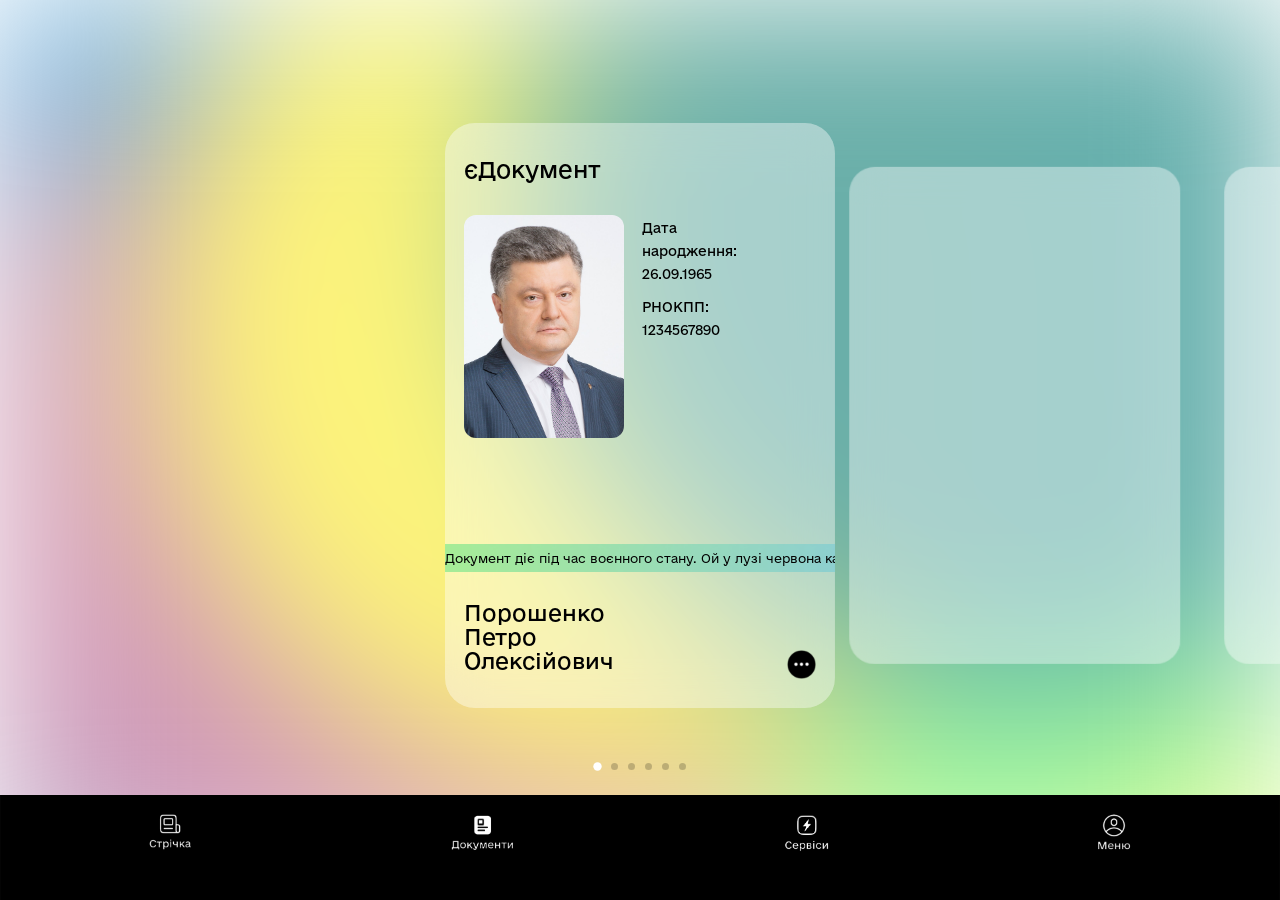
<file: documents.html>
<!DOCTYPE html>
<html lang="ru">
<head>
    <meta charset="UTF-8">
    <!-- Правильный Viewport для веб-приложений -->
<meta name="viewport" content="width=device-width, initial-scale=1.0, maximum-scale=1.0, user-scalable=no, viewport-fit=cover">

<!-- Связь с манифестом -->
<link rel="manifest" href="manifest.json">

<!-- Иконка для iPhone/iPad -->
<link rel="apple-touch-icon" href="assets/images/icon-192.png">

<!-- Настройки для iOS, чтобы скрыть интерфейс браузера -->
<meta name="apple-mobile-web-app-capable" content="yes">
<meta name="apple-mobile-web-app-status-bar-style" content="black-translucent">
<meta name="apple-mobile-web-app-title" content="ИмяПриложения">


    <link rel="stylesheet" href="style.css">
</head>
<body>
    <script src="script.js"></script>
    <div class="mesh-gradient">
        <div class="blob blob-1"></div>
        <div class="blob blob-2"></div>
        <div class="blob blob-3"></div>
        <div class="blob blob-4"></div>
        <div class="blob blob-5"></div> </div>

        <main class="main-content-fixed">
            <div class="cards-slider" id="cardsSlider">
                
                <div class="card-container">
                    <div class="card clickable-card card-1"> <div class="card-face card-front">
                            <img src="assets/images/doc_card_front.png" class="card-bg-img" alt="">
                            
                            <div class="card-header">єДокумент</div>

                           

                            <div class="card-portrait">
                                <img src="assets/images/portrait.jpg" alt="User Portrait" id="userPhoto">
                            </div>

                            <div class="card-info-block">
                                <div class="info-row">Дата</div>
                                <div class="info-row">народження:</div>
                                <div class="info-row">26.09.1965</div> <div class="info-spacer"></div> <div class="info-row">РНОКПП:</div>
                                <div class="info-row">1234567890</div>
                            </div>
                            
                            <div class="text-strip">
                                <div class="marquee">
                                    <span>Документ діє під час воєнного стану. Ой у лузі червона калина похилилася,
                                    чогось наша славна Україна зажурилася.
                                    А ми тую червону калину підіймемо,
                                    А ми нашу славну Україну, гей, гей, розвеселимо!Документ діє під час воєнного стану. Ой у лузі червона калина похилилася,
                                    чогось наша славна Україна зажурилася.
                                    А ми тую червону калину підіймемо,
                                    А ми нашу славну Україну, гей, гей, розвеселимо!</span>
                                    <span>Документ діє під час воєнного стану. Ой у лузі червона калина похилилася,
                                    чогось наша славна Україна зажурилася.
                                    А ми тую червону калину підіймемо,
                                    А ми нашу славну Україну, гей, гей, розвеселимо!Документ діє під час воєнного стану. Ой у лузі червона калина похилилася,
                                    чогось наша славна Україна зажурилася.
                                    А ми тую червону калину підіймемо,
                                    А ми нашу славну Україну, гей, гей, розвеселимо!</span>
                                </div>
                            </div>

                            <div class="card-fio">
                                <div class="fio-row">Порошенко</div>
                                <div class="fio-row">Петро</div>
                                <div class="fio-row">Олексійович</div>
                            </div>

                            <img src="assets/images/info_button.png" class="info-icon" alt="Info">
                        </div>

                        <div class="card-face card-back">

                            <img src="assets/images/quadrat.jpg" class="back-quadrat" alt="QR или инфо-квадрат">

                        </div>

                    </div>
                </div>
                <div class="card-container">
                    <div class="card clickable-card card-2"> <div class="card-face card-front">
            <img src="assets/images/doc_card_front.png" class="card-bg-img" alt="">
            
            <div class="text-strip">
                <div class="marquee">
                    <span> Документ оновлено о <span class="entry-time">00:00</span>     |   <span class="entry-date">00.00.0000</span> • Перевірено Державною податковою службою • Документ оновлено о <span class="entry-time">00:00</span>     |   <span class="entry-date"> 00.00.0000</span> • Перевірено Державною податковою службою • </span>
                    <span> Документ оновлено о <span class="entry-time">00:00</span>     |   <span class="entry-date"> 00.00.0000</span> • Перевірено Державною податковою службою • Документ оновлено о <span class="entry-time">00:00</span>     |   <span class="entry-date"> 00.00.0000</span> • Перевірено Державною податковою службою • </span>
                </div>
            </div>

            <img src="assets/images/info_button.png" class="info-icon" alt="Info">
            
            <div class="card-header-2">Картка платника <br> податків</div>
            <div class="card-second-header">РНОКПП</div>

            <div class="card2-fio">
                <div class="fio-row2">Порошенко</div>
                <div class="fio-row2">Петро</div>
                <div class="fio-row2">Олексійович</div>
            </div>

            <div class="card-info-block">
                <div class="info-row">Дата народження:</div>
                <div class="info-row">26.09.1965</div>
            </div>

                        
            <div class="card-number-wrapper">
                <div class="card-number">12300045670</div>
                <img src="assets/images/copy_button.png" class="copy-icon" alt="Copy">
            </div>

        </div>
        <div class="card-face card-back" data-mode="qr">
    
            <div class="back-content-wrapper">
                
                <div class="back-text">
                    Код діятиме ще <span class="timer-display">03:00</span> хв
                </div>
        
                <div class="code-display-area">
                    <img src="assets/images/qr_code_image.jpg" class="code-img qr-img" alt="QR Code">
                    <img src="assets/images/barcode_image.jpg" class="code-img bar-img" alt="Barcode">
                </div>
            </div>
        
            <div class="back-controls">
                <div class="mode-btn qr-btn" onclick="switchBackMode(this, 'qr', event)"></div>
                <div class="mode-btn bar-btn" onclick="switchBackMode(this, 'bar', event)"></div>
            </div>
        </div>
    </div>
                </div>



                <div class="card-container">
                    <div class="card clickable-card card-3"> <div class="card-face card-front">
                            <img src="assets/images/doc_card_front.png" class="card-bg-img" alt="">
                            
                            <div class="card-header">Паспорт громадянина <br> України </div>

                           

                            <div class="card-portrait">
                                <img src="assets/images/portrait.jpg" alt="User Portrait" id="userPhoto">
                            </div>

                            <div class="card-info-block">
                                <div class="info-row">Дата</div>
                                <div class="info-row"> народження:</div>
                                <div class="info-row">26.09.1965</div> <div class="info-spacer"></div> <div class="info-row">Номер:</div>
                                <div class="info-row">1234567890</div>
                            </div>
                            <div class="handwritten-container">
                                <img src="assets/images/placeholder_handwritten.png" id="handwrittenImage" alt="Sign">
                            </div>
                            
                            <div class="text-strip">
                                <div class="marquee">
                                    <span>• &nbsp;Документ оновлено о <span class="entry-time">00:00</span>     |   <span class="entry-date">00.00.0000</span> • &nbsp;Документ оновлено о <span class="entry-time">00:00</span>     |   <span class="entry-date">00.00.0000</span></span>
                                    <span>• &nbsp;Документ оновлено о <span class="entry-time">00:00</span>     |   <span class="entry-date">00.00.0000</span> • &nbsp;Документ оновлено о <span class="entry-time">00:00</span>     |   <span class="entry-date">00.00.0000</span></span>
                                </div>
                            </div>

                            <div class="card-fio">
                                <div class="fio-row">Порошенко</div>
                                <div class="fio-row">Петро</div>
                                <div class="fio-row">Олексійович</div>
                            </div>

                            <img src="assets/images/info_button.png" class="info-icon" alt="Info">
                        </div>

                        <div class="card-face card-back" data-mode="qr">
    
                            <div class="back-content-wrapper">
                                
                                <div class="back-text">
                                    Код діятиме ще <span class="timer-display">03:00</span> хв
                                </div>
                        
                                <div class="code-display-area">
                                    <img src="assets/images/qr_code_image.jpg" class="code-img qr-img" alt="QR Code">
                                    <img src="assets/images/barcode_image.jpg" class="code-img bar-img" alt="Barcode">
                                </div>
                            </div>
                        
                            <div class="back-controls">
                                <div class="mode-btn qr-btn" onclick="switchBackMode(this, 'qr', event)"></div>
                                <div class="mode-btn bar-btn" onclick="switchBackMode(this, 'bar', event)"></div>
                            </div>
                        </div>

                    </div>
                </div>
                
                <div class="card-container">
                    <div class="card clickable-card card-4">
                        <div class="card-face card-front">
                            <img src="assets/images/doc_card_front.png" class="card-bg-img" alt="">
                            
                            <div class="card-header">Закордонний <br> паспорт </div>
                
                            <div class="card-portrait">
                                <img src="assets/images/portrait.jpg" alt="User Portrait" id="userPhoto4">
                            </div>
                
                            <div class="card-info-block">
                                <div class="info-row">Дата</div>
                                <div class="info-row"> народження:</div>
                                <div class="info-row">26.09.1965</div> 
                                <div class="info-spacer"></div> 
                                <div class="info-row">Номер:</div>
                                <div class="info-row">GO39420</div>
                            </div>
                
                            <div class="handwritten-container">
                                <img src="assets/images/placeholder_handwritten.png" id="handwrittenImage4" alt="Sign">
                            </div>
                            
                            <div class="text-strip">
                                <div class="marquee">
                                    <span>• &nbsp;Документ оновлено о <span class="entry-time">00:00</span>     |   <span class="entry-date">00.00.0000</span> • &nbsp;Документ оновлено о <span class="entry-time">00:00</span>     |   <span class="entry-date">00.00.0000</span></span>
                                    <span>• &nbsp;Документ оновлено о <span class="entry-time">00:00</span>     |   <span class="entry-date">00.00.0000</span> • &nbsp;Документ оновлено о <span class="entry-time">00:00</span>     |   <span class="entry-date">00.00.0000</span></span>
                                </div>
                            </div>
                
                            <div class="card-fio">
                                <div class="fio-row">Порошенко</div>
                                <div class="fio-row">Петро</div>
                                <div class="fio-row">Олексійович</div>
                            </div>
                
                            <img src="assets/images/info_button.png" class="info-icon" alt="Info">
                        </div>
                
                        <div class="card-face card-back" data-mode="qr">
    
                            <div class="back-content-wrapper">
                                
                                <div class="back-text">
                                    Код діятиме ще <span class="timer-display">03:00</span> хв
                                </div>
                        
                                <div class="code-display-area">
                                    <img src="assets/images/qr_code_image.jpg" class="code-img qr-img" alt="QR Code">
                                    <img src="assets/images/barcode_image.jpg" class="code-img bar-img" alt="Barcode">
                                </div>
                            </div>
                        
                            <div class="back-controls">
                                <div class="mode-btn qr-btn" onclick="switchBackMode(this, 'qr', event)"></div>
                                <div class="mode-btn bar-btn" onclick="switchBackMode(this, 'bar', event)"></div>
                            </div>
                        </div>
                    </div>
                </div>

                <div class="card-container">
                    <div class="card clickable-card card-5"> 
                        <div class="card-face card-front">
                            <img src="assets/images/doc_card_front.png" class="card-bg-img" alt="">
                            
                            <div class="text-strip">
                                <div class="marquee">
                                    <span>• &nbsp;Документ оновлено о <span class="entry-time">00:00</span>     |   <span class="entry-date">00.00.0000</span> • &nbsp;Документ оновлено о <span class="entry-time">00:00</span>     |   <span class="entry-date">00.00.0000</span></span>
                                    <span>• &nbsp;Документ оновлено о <span class="entry-time">00:00</span>     |   <span class="entry-date">00.00.0000</span> • &nbsp;Документ оновлено о <span class="entry-time">00:00</span>     |   <span class="entry-date">00.00.0000</span></span>
                                </div>
                            </div>
                
                            <img src="assets/images/info_button.png" class="info-icon" alt="Info">
                            
                            <div class="card-header-5">Актовий запис про <br> моє народження</div>
                            <div class="card-second-header-5">Свідотства про народження</div>
                
                            <div class="card5-double-block">
                                <!-- Первый блок -->
                                <div class="text-group group-1">
                                    <div class="text-line">Дата народження:</div>
                                    <div class="text-line">26.09.1965</div>
                                </div>
                            
                                <!-- Второй блок -->
                                <div class="text-group group-2">
                                    <div class="text-line">Місце народження:</div>
                                    <div class="text-line">США, Штат Нью-Йорк, Нью-Йорк-Сіті</div>
                                </div>
                            </div>

                            <div class="card-fio5">
                                <div class="fio-row5">Порошенко</div>
                                <div class="fio-row5">Петро</div>
                                <div class="fio-row5">Олексійович</div>
                            </div>
                          
                        </div>
                
                        <div class="card-face card-back" data-mode="qr">
    
                            <div class="back-content-wrapper">
                                
                                <div class="back-text">
                                    Код діятиме ще <span class="timer-display">03:00</span> хв
                                </div>
                        
                                <div class="code-display-area">
                                    <img src="assets/images/qr_code_image.jpg" class="code-img qr-img" alt="QR Code">
                                    <img src="assets/images/barcode_image.jpg" class="code-img bar-img" alt="Barcode">
                                </div>
                            </div>
                        
                            <div class="back-controls">
                                <div class="mode-btn qr-btn" onclick="switchBackMode(this, 'qr', event)"></div>
                                <div class="mode-btn bar-btn" onclick="switchBackMode(this, 'bar', event)"></div>
                            </div>
                        </div>
                    </div>
                </div>


                <div class="card-container">
                    <div class="card split-card-container">
                        <div class="card-part top-part">
                            <div class="card-face card-front">
                                <img src="assets/images/part_card.png" class="card-bg-img" alt="">
                                <div class="card-content">
                                    <img src="assets/images/add_button_card.png" class="split-card-btn" alt="Add">
                                </div>
                            </div>
                        </div>
                        
                        <div class="card-part bottom-part">
                            <div class="card-face card-front">
                                <img src="assets/images/part_card.png" class="card-bg-img" alt="">
                                <div class="card-content">
                                    <img src="assets/images/change_button_card.png" class="split-card-btn" alt="Change">
                                </div>
                            </div>
                        </div>
                    </div>
                </div>

                <div class="cards-slider" id="cardsSlider">
                    <div class="card-container">
                        </div>
                
                    <div class="slider-spacer"></div>
                </div>
        </div>
            <div class="pagination-dots" id="dotsContainer">
                <span class="dot active"></span>
                <span class="dot"></span>
                <span class="dot"></span>
                <span class="dot"></span>
                <span class="dot"></span>
                <span class="dot"></span>
            </div>
        </main>
    <nav class="bottom-menu">
        <img src="assets/images/menu_bar.svg" class="menu-bg" alt="">
    
        <div class="menu-icons">
            <a href="index.html" class="menu-item active">
                <img src="assets/images/news_icon1.png" alt="News" class="icon-news">
            </a>
            <a href="documents.html" class="menu-item">
                <img src="assets/images/documents_icon2.png" alt="Docs" class="icon-docs">
            </a>
            <a href="services.html" class="menu-item">
                <img src="assets/images/services_icon1.png" alt="Services" class="icon-services">
            </a>
            <a href="menu.html" class="menu-item">
                <img src="assets/images/menu_icon1.png" alt="Menu" class="icon-burger">
            </a>
        </div>
    </nav>
</body>
</html>
</file>
<file: style.css>
.cards-slider,html{scroll-behavior:smooth}.card-1 .card-header,.card-bg-img,.card-content,img{pointer-events:none}body.index-page::before,body.menu-page::before,body.services-page::before{content:"";z-index:-1;background-image:url('assets/images/background.png')}.main-content,body.index-page::before,body.menu-page::before,body.services-page::before{background-position:center bottom;background-size:cover}*,body,body.index-page,body.menu-page,body.services-page,html{margin:0;padding:0}.main-content,body.menu-page,body.services-page{min-height:100vh;overflow-y:auto}*,.welcome-header,body.menu-page .menu-widgets-container,body.menu-page main,body.services-page .widgets-container{box-sizing:border-box;box-sizing:border-box}*,body.menu-page .exit-btn{-webkit-tap-highlight-color:transparent}html{-webkit-text-size-adjust:100%;text-size-adjust:100%}.marquee,.marquee *,.running-text,.running-text *{font-size:12px!important;display:inline-block}*{-webkit-touch-callout:none;-webkit-user-select:none;-khtml-user-select:none;-moz-user-select:none;-ms-user-select:none;user-select:none}img{-webkit-user-drag:none}@font-face{font-family:Head;src:url('assets/fonts/Head-Thin.otf') format('opentype');font-weight:100}@font-face{font-family:Head;src:url('assets/fonts/Head-UltraLight.otf') format('opentype');font-weight:200}@font-face{font-family:Head;src:url('assets/fonts/Head-Light.otf') format('opentype');font-weight:300}@font-face{font-family:Head;src:url('assets/fonts/Head-Regular.otf') format('opentype');font-weight:400}@font-face{font-family:Head;src:url('assets/fonts/Head-Medium.otf') format('opentype');font-weight:500}@font-face{font-family:Head;src:url('assets/fonts/Head-Bold.otf') format('opentype');font-weight:700}@font-face{font-family:Head;src:url('assets/fonts/Head-LOGO.otf') format('opentype');font-weight:900}@font-face{font-family:MainFont;src:url('assets/fonts/UltraLight.otf') format('opentype');font-weight:200}@font-face{font-family:MainFont;src:url('assets/fonts/Thin.otf') format('opentype');font-weight:100}@font-face{font-family:MainFont;src:url('assets/fonts/Light.otf') format('opentype');font-weight:300}@font-face{font-family:MainFont;src:url('assets/fonts/Regular.otf') format('opentype');font-weight:400}@font-face{font-family:MainFont;src:url('assets/fonts/Medium.otf') format('opentype');font-weight:500}@font-face{font-family:MainFont;src:url('assets/fonts/Bold.otf') format('opentype');font-weight:700}body,html{width:100%;overflow-x:hidden}body{min-height:100vh;padding-bottom:93px}body.index-page{width:100%;min-height:100vh;display:flex;flex-direction:column;position:relative;background:#000}body.index-page::before,body.menu-page::before{position:fixed;top:0;left:0;width:100%;height:100%;background-repeat:no-repeat;transform:scale(1.02)}.index-page .main-content{background:0 0!important}.bottom-menu{position:fixed;bottom:0;left:0;width:100%;height:105px;z-index:1000}.menu-bg{position:absolute;top:0;left:0;width:100%;height:100%;object-fit:cover}.menu-icons{position:relative;display:flex;justify-content:space-around;align-items:center;height:100%;padding:0 20px;bottom:15%}.menu-item{display:flex;justify-content:center;align-items:center;text-decoration:none}.icon-news{width:45px;height:44px}.icon-docs{width:65px;height:44px}.icon-services{width:67px;height:45px}.icon-burger{width:36px;height:38px}.main-content{background-image:url('assets/images/background.PNG');background-repeat:no-repeat;background-attachment:fixed;display:flex;flex-direction:column;align-items:center;width:100%;padding-top:50px;padding-bottom:110px;-webkit-overflow-scrolling:touch}.widget{display:block;height:auto;margin-left:auto;margin-right:auto;margin-bottom:20px}.widget[alt=Header]{width:34%;margin-top:20px}.widget[alt="Widget 2"],.widget[alt="Widget 3"]{width:90%}.widget[alt="Widget 4"]{width:89%}.widget[alt="Footer Widget"]{width:100%;margin-bottom:0;border-radius:0}.welcome-header{--top-padding:60px;--left-margin:35px;--bottom-gap:30px;--text-size:5.1vw;--text-weight:400;--text-color:#000000;--emoji-scale:1.6;display:flex;align-items:center;justify-content:flex-start;width:100%;padding-top:var(--top-padding);padding-left:var(--left-margin);margin-bottom:var(--bottom-gap)}.welcome-text{font-family:MainFont,sans-serif;font-size:var(--text-size);font-weight:var(--text-weight);color:var(--text-color);margin-right:8px;white-space:nowrap}.welcome-emoji{height:calc(var(--text-size) * var(--emoji-scale));width:auto;display:block}.main-content-fixed{top:0;left:0;width:100%;display:flex;justify-content:center;align-items:center;overflow:hidden;touch-action:none;padding-top:40px}.card-scene{width:80%;max-width:320px;height:70%;max-height:500px;perspective:2000px}.card-bg-img,.card-content,.card-face{height:100%;width:100%;position:absolute}.card{transform-style:preserve-3d;cursor:pointer;will-change:transform}.card.is-flipped{transform:rotateY(180deg)!important}.card-face{backface-visibility:hidden;-webkit-backface-visibility:hidden;border-radius:30px;border:none;box-shadow:none;overflow:hidden}.card-back{color:#333;transform:rotateY(180deg);inset:0;backface-visibility:hidden;-webkit-backface-visibility:hidden;border-radius:30px;display:flex;flex-direction:column;align-items:center;justify-content:center}.card-content,.card-front{flex-direction:column;display:flex}.card-content{top:0;left:0;padding:30px;z-index:3;transition:opacity .6s ease-in-out}.card-title{font-size:24px;font-weight:700;color:#000;margin-bottom:10px;text-shadow:0 2px 4px rgba(255,255,255,.5)}@keyframes move{0%{transform:translate(0,0) rotate(0) scale(1)}33%{transform:translate(15vw,10vh) rotate(20deg) scale(1.1)}66%{transform:translate(-10vw,20vh) rotate(-20deg) scale(.9)}100%{transform:translate(5vw,-5vh) rotate(10deg) scale(1)}}.card-front{z-index:2;background:rgba(255,255,255,.35)!important;backdrop-filter:blur(20px);-webkit-backdrop-filter:blur(20px);align-items:center;justify-content:flex-start}.card-bg-img{inset:0;object-fit:cover;opacity:.1}.main-content-fixed{position:fixed;inset:0;height:calc(100vh - 93px);display:flex;flex-direction:column;justify-content:center;align-items:center}.card,.card-back,.card-container,.card-part,body.menu-page,body.services-page{position:relative}.cards-slider{display:flex;align-items:center;width:100%;height:75vh;overflow-x:auto;scroll-snap-type:x mandatory;padding-left:calc(50vw - (min(100vw - 30px,390px)/ 2));padding-right:calc(50vw - (min(100vw - 30px,390px)/ 2));overflow-y:visible}.cards-slider::-webkit-scrollbar{display:none}.card-container{flex:0 0 calc(100vw - 30px);max-width:390px;aspect-ratio:2/3;margin-right:-15px;scroll-snap-align:center;perspective:2000px;transition:transform .5s;z-index:1}.card{width:100%;height:100%;transform-style:preserve-3d;transition:transform .6s cubic-bezier(.23, 1, .32, 1)}.pagination-dots{margin-top:10px;display:flex;justify-content:center;align-items:center;gap:10px;z-index:10;width:100%}.dot{width:7px;height:7px;background:rgba(0,0,0,.2);border-radius:50%;transition:background .4s,transform .4s}.dot.active{background:#fff;transform:scale(1.2);box-shadow:0 0 5px rgba(255,255,255,0)}.split-card-container{display:flex;flex-direction:column;justify-content:space-between;background:0 0!important;cursor:default!important}.card-part{width:100%;height:49%;perspective:1000px}.card-part .card-front{position:absolute;inset:0;border-radius:20px;background:rgba(255,255,255,.35)!important;backdrop-filter:blur(20px);-webkit-backdrop-filter:blur(20px);overflow:hidden}.card-part .card-bg-img{opacity:.15;object-fit:cover}.card-part .card-content{justify-content:center;align-items:center;opacity:1!important}.card-part .card-title{font-size:18px;margin-bottom:0}.card-container:last-child{flex:0 0 calc(100vw - 120px);max-width:330px;transform:scale(.9);scroll-snap-align:center;margin-right:0!important}.split-card-btn{width:55%;height:auto;object-fit:contain;filter:drop-shadow(0 4px 8px rgba(0,0,0,.1));transition:transform .3s}.card-part .card-content{position:absolute;inset:0;display:flex;justify-content:center;align-items:center;padding:0;pointer-events:none}.card-part:active .split-card-btn{transform:scale(.95)}.card-1 .text-strip{position:absolute;top:72%;left:0;width:100%;height:4.7%;background:url('assets/images/text_line.png') center/100% 100% no-repeat;display:flex;align-items:center;overflow:hidden;z-index:2;transition:opacity .5s ease-in-out;opacity:1}.card-1 .card-header,.card-1 .card-portrait{left:4.8%;transition:opacity .6s ease-in-out;position:absolute}.card-container:not([style*="scale(1)"]) .card-1 .card-fio,.card-container:not([style*="scale(1)"]) .card-1 .card-header,.card-container:not([style*="scale(1)"]) .card-1 .card-info-block,.card-container:not([style*="scale(1)"]) .card-1 .card-portrait,.card-container:not([style*="scale(1)"]) .card-1 .text-strip,.card-container:not([style*="scale(1)"]) .card-2 .info-row,.card-container:not([style*="scale(1)"]) .card-2 .text-strip,.card-container:not([style*="scale(1)"]) .card-3 .card-fio{opacity:0}.card-1 .marquee{display:flex;width:max-content;white-space:nowrap;animation:60s linear infinite marquee-run}.card-1 .marquee span,.card-2 .marquee span,.card-3 .marquee span{font-family:MainFont,sans-serif;font-weight:300;font-size:12px!important;color:#000;padding-right:10px}@keyframes marquee-run{0%{transform:translateX(0)}100%{transform:translateX(-50%)}}.card-1 .card-content{justify-content:flex-start;padding-top:40px}.card-1 .card-header{top:6%;font-family:MainFont,sans-serif;font-weight:400;font-size:22px;color:#000;line-height:1;z-index:4}.card-1 .card-portrait{top:15.8%;width:41%;line-height:0;z-index:3}.card-1 .card-portrait img,.card-3 .card-portrait img,.card-4 .card-portrait img{width:100%;height:auto;border-radius:12px}.card-1 .info-icon,.card-2 .info-icon{position:absolute;bottom:5%;right:4.8%;width:7.5%;height:auto;z-index:5;transition:opacity .5s ease-in-out,transform .2s;cursor:pointer;pointer-events:auto}.card-container:not([style*="scale(1)"]) .card-1 .info-icon,.card-container:not([style*="scale(1)"]) .card-2 .card-header-2,.card-container:not([style*="scale(1)"]) .card-2 .card-number-wrapper,.card-container:not([style*="scale(1)"]) .card-2 .card-second-header,.card-container:not([style*="scale(1)"]) .card-2 .card2-fio,.card-container:not([style*="scale(1)"]) .card-2 .info-icon,.card-container:not([style*="scale(1)"]) .card-3 .card-fio,.card-container:not([style*="scale(1)"]) .card-3 .card-header,.card-container:not([style*="scale(1)"]) .card-3 .card-info-block,.card-container:not([style*="scale(1)"]) .card-3 .card-portrait,.card-container:not([style*="scale(1)"]) .card-3 .info-icon,.card-container:not([style*="scale(1)"]) .card-3 .text-strip,.card-container:not([style*="scale(1)"]) .card-4 .card-fio,.card-container:not([style*="scale(1)"]) .card-4 .card-header,.card-container:not([style*="scale(1)"]) .card-4 .card-info-block,.card-container:not([style*="scale(1)"]) .card-4 .card-portrait,.card-container:not([style*="scale(1)"]) .card-4 .handwritten-container,.card-container:not([style*="scale(1)"]) .card-4 .info-icon,.card-container:not([style*="scale(1)"]) .card-4 .text-strip,.card-container:not([style*="scale(1)"]) .card-5 .card-fio5,.card-container:not([style*="scale(1)"]) .card-5 .card-header-5,.card-container:not([style*="scale(1)"]) .card-5 .card-number-wrapper-5,.card-container:not([style*="scale(1)"]) .card-5 .card-second-header-5,.card-container:not([style*="scale(1)"]) .card-5 .card5-double-block,.card-container:not([style*="scale(1)"]) .card-5 .card5-fio,.card-container:not([style*="scale(1)"]) .card-5 .info-icon,.card-container:not([style*="scale(1)"]) .card-5 .text-strip{opacity:0;pointer-events:none}.card-1 .card-info-block{position:absolute;top:16%;left:50.5%;display:flex;flex-direction:column;z-index:3;transition:opacity .6s ease-in-out}.card-1 .info-row,.card-3 .info-row,.card-4 .info-row{font-family:MainFont,sans-serif;font-size:13px;font-weight:400;color:#000;line-height:1.8;white-space:nowrap}.card-1 .info-spacer,.card-3 .info-spacer,.card-4 .info-spacer{height:9px}.card-1 .card-fio,.card-3 .card-fio,.card-4 .card-fio,.card-5 .card-fio5{position:absolute;bottom:6.4%;left:4.8%;display:flex;flex-direction:column;gap:5px;z-index:4;transition:opacity .6s ease-in-out}.card-1 .fio-row,.card-3 .fio-row,.card-4 .fio-row,.card-5 .fio-row5{font-family:MainFont,sans-serif;font-weight:400;font-size:21px;color:#000;line-height:.9}.card-1 .card-back,.card-3 .card-back,.card-4 .card-back,.card-5 .card-back{background:#fff;display:block}.card-2 .text-strip,.card-3 .text-strip,.card-4 .text-strip,.card-5 .text-strip{background:url('assets/images/text_line.png') center/100% 100% no-repeat;overflow:hidden}.card-1 .back-quadrat,.card-3 .back-quadrat,.card-4 .back-quadrat,.card-5 .back-quadrat{position:absolute;bottom:23%;left:50%;transform:translateX(-50%);width:77.4%;height:auto}.card-2 .text-strip{position:absolute;top:78%;left:0;width:100%;height:4.7%;display:flex;align-items:center;z-index:2;transition:opacity .5s ease-in-out}.card-2 .card-header-2,.card-2 .card-second-header,.card-2 .card2-fio{z-index:4;left:4.8%;position:absolute}.card-2 .card-header-2,.card-2 .card-number-wrapper,.card-2 .card-second-header,.card-2 .card2-fio,.card-2 .info-row{transition:opacity .6s ease-in-out}.card-2 .marquee{display:flex;width:max-content;white-space:nowrap;animation:35s linear infinite marquee-run}.card-2 .card-header-2{top:5.7%;font-family:MainFont,sans-serif;font-weight:400;font-size:22px;color:#000;line-height:1.2;pointer-events:none}.card-2 .card-second-header,.card-2 .fio-row2{font-size:16px;font-family:MainFont,sans-serif;font-weight:400;color:#000}.card-2 .card-second-header{top:18%;line-height:1.2;pointer-events:none}.card-2 .card2-fio{top:30%;display:flex;flex-direction:column;gap:8px}.card-2 .fio-row2{line-height:.9}.card-2 .card-info-block{position:absolute;top:43%;left:4.8%;display:flex;flex-direction:column;z-index:3}.card-2 .info-row{font-family:MainFont,sans-serif;font-size:12px;font-weight:400;color:#000;line-height:1.8;white-space:nowrap}.card-2 .card-number-wrapper{position:absolute;bottom:6%;left:4.8%;display:flex;align-items:center;gap:6px;z-index:4}.card-2 .card-number{font-family:MainFont,sans-serif;font-weight:400;font-size:25px;color:#000;line-height:1;pointer-events:none}.card-3 .card-header,.card-4 .card-header,.card-5 .card-header-5,.card-5 .card-second-header-5{font-family:MainFont,sans-serif;font-weight:400;line-height:1.2;color:#000}.card-2 .copy-icon{width:25px;height:auto;cursor:pointer;pointer-events:auto;transition:transform .2s}.card-2 .copy-icon:active{transform:scale(.9)}.card-3 .card-header,.card-4 .card-header{position:absolute;top:6%;left:4.8%;font-size:22px;z-index:4;transition:opacity .6s ease-in-out}.card-3 .card-portrait,.card-4 .card-portrait{position:absolute;top:19%;left:4.8%;width:41%;z-index:3;transition:opacity .6s ease-in-out}.card-3 .text-strip,.card-4 .text-strip,.card-5 .text-strip{position:absolute;top:72%;left:0;width:100%;height:4.7%;display:flex;align-items:center;z-index:2;transition:opacity .5s ease-in-out}.card-3 .marquee,.card-4 .marquee,.card-5 .marquee{display:flex;width:max-content;white-space:nowrap;animation:16s linear infinite marquee-run}.card-3 .info-icon,.card-4 .info-icon,.card-5 .info-icon{position:absolute;bottom:4.3%;right:4.8%;width:7.5%;height:auto;z-index:5;transition:opacity .5s ease-in-out}.card-3 .card-info-block,.card-4 .card-info-block{position:absolute;top:19%;left:50.5%;display:flex;flex-direction:column;z-index:3;transition:opacity .6s ease-in-out}.card-3 .handwritten-container,.card-4 .handwritten-container{position:absolute;top:43%;left:50.5%;width:25%;height:40px;overflow:hidden;z-index:5;transition:opacity .6s ease-in-out}.card-5 .card-header-5,.card-5 .card-number-wrapper-5,.card-5 .card-second-header-5,.card-5 .card5-double-block{position:absolute;left:4.8%;z-index:4;transition:opacity .6s ease-in-out}.card-3 .handwritten-container img,.card-4 .handwritten-container img{width:100%;height:100%;object-fit:cover;object-position:center}.card-container:not([style*="scale(1)"]) .card-3 .handwritten-container{pointer-events:none;opacity:0}.card-4 .marquee span,.card-5 .marquee span{font-family:MainFont,sans-serif;font-weight:300;font-size:12px;color:#000;padding-right:10px}.card-5 .card-header-5{top:5.7%;font-size:22px}.card-5 .card-second-header-5{top:18%;font-size:13px}.back-text,.card-5 .card-number-5{font-family:MainFont,sans-serif;font-weight:300}.card-5 .card-number-wrapper-5{bottom:6%}.card-5 .card-number-5{font-size:24px;color:#000;line-height:1;pointer-events:none}.card-5 .card5-double-block{top:25%;display:flex;flex-direction:column;gap:15px}.card-5 .text-group{display:flex;flex-direction:column;line-height:1.7}.card-5 .text-line{font-family:MainFont,sans-serif;font-weight:400;color:#000;font-size:13px;white-space:nowrap}.card-back{background:#fff}.back-content-wrapper{position:absolute;top:35%;left:50%;transform:translate(-50%,-50%);width:100%;display:flex;flex-direction:column;align-items:center;gap:16px;z-index:2;pointer-events:none}.back-text{color:#8e8e8e;font-size:11px;text-align:center}.code-display-area{width:100%;display:flex;justify-content:center}.code-img{display:none;height:auto}.qr-img{width:74%}.bar-img{width:80%}.back-controls{position:absolute;bottom:8%;left:18%;right:18%;display:flex;justify-content:space-between;z-index:10}.mode-btn{width:100px;height:100px;background-size:contain;background-repeat:no-repeat;cursor:pointer;pointer-events:auto}[data-mode=bar] .bar-img,[data-mode=qr] .qr-img{display:block}[data-mode=qr] .qr-btn{background-image:url('assets/images/qrcode_on.png')}[data-mode=qr] .bar-btn{background-image:url('assets/images/barcode_off.png')}[data-mode=bar] .bar-btn{background-image:url('assets/images/barcode_on.png')}[data-mode=bar] .qr-btn{background-image:url('assets/images/qrcode_off.png')}.code-display-area.blink{opacity:0;transition:opacity .1s ease-in-out}body.services-page{width:100%;display:flex;flex-direction:column;background-color:#000}body.services-page::before{position:fixed;top:0;left:0;width:100%;height:100%;background-repeat:no-repeat;background-attachment:scroll}body.services-page .widgets-container{--side-margin:10px;margin-top:60px;display:flex;flex-direction:column;align-items:center;padding:20px var(--side-margin) 120px var(--side-margin);width:100%}body.services-page .widget-img{width:100%;max-width:100%;height:auto;display:block}body.services-page .bottom-widget{margin-top:1px}body.menu-page{width:100%;display:flex;flex-direction:column;justify-content:flex-start!important;background:0 0;justify-content:flex-start!important}body.menu-page main{width:100%;padding-bottom:100px;position:relative;z-index:1}body.menu-page .menu-widgets-container{--side-margin:25px;--top-margin:60px;--gap-between:20px;--exit-btn-width:45%;display:flex;flex-direction:column;align-items:center;width:100%;padding:var(--top-margin) var(--side-margin) 120px var(--side-margin)}body.menu-page .menu-widget-img{width:100%;height:auto;display:block}body.menu-page .exit-button-wrapper{width:100%;display:flex;justify-content:center;margin-top:var(--gap-between)}body.menu-page .exit-btn{width:var(--exit-btn-width);height:auto;cursor:pointer;transition:transform .1s,opacity .1s}body.menu-page .exit-btn:active{transform:scale(.96);opacity:.8}.entry-date,.entry-time{display:inline!important;margin:0!important;padding:0!important;white-space:nowrap;letter-spacing:normal}
</file>
